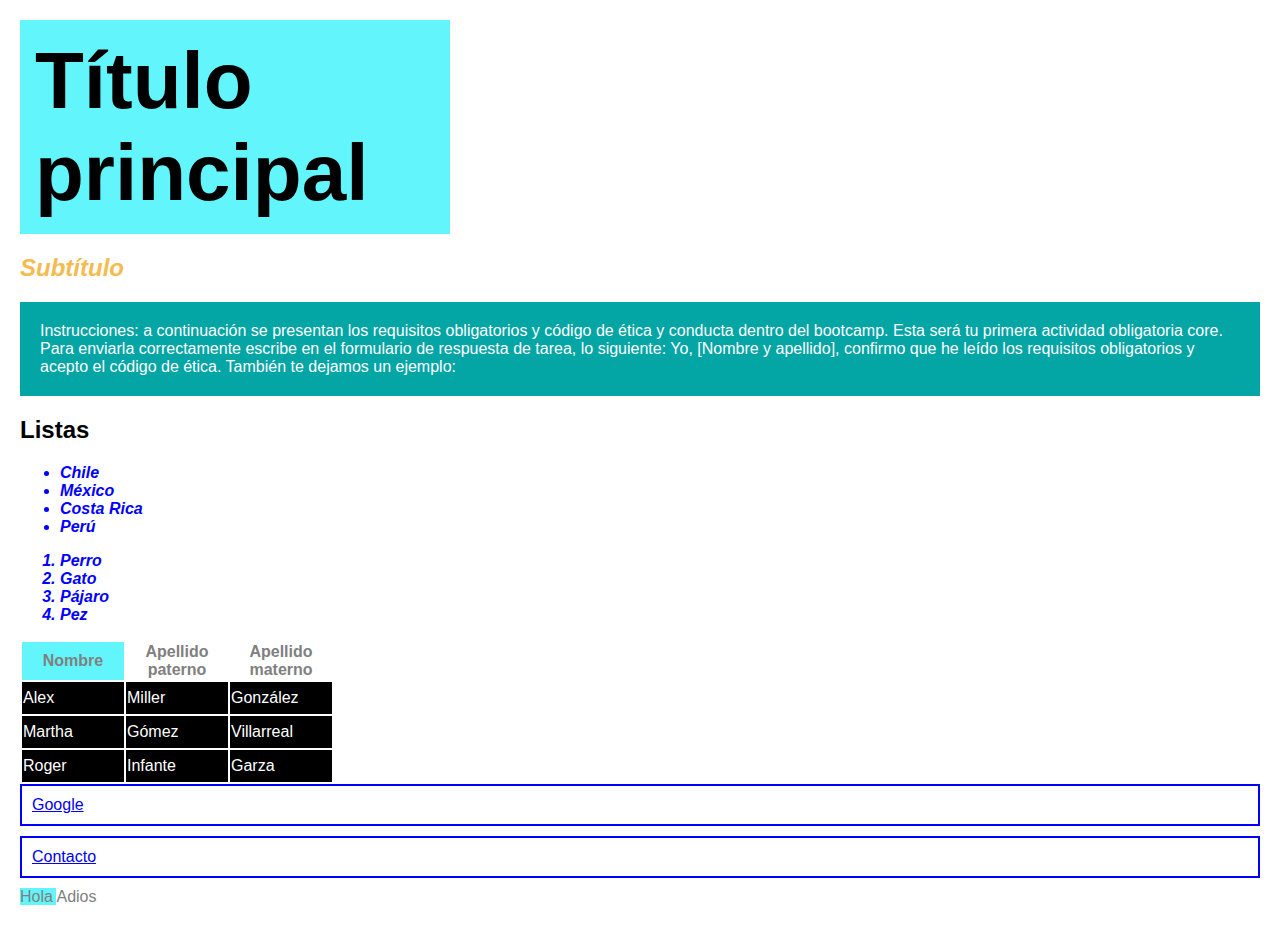
<file: Semana 1/Dia 2/index.html>
<!DOCTYPE html>
<html lang="ES">
    <head>
        <title> Mi primera página web </title>
        <meta charset="UTF-8">
        <link href="./css/estilos.css" rel="stylesheet">
    </head>
    <body>
        <!-- Encabezados h1 - h6 -->
        <h1 class="fondoCeleste extra-grande"> Título principal </h1>
        <h2 id="secundario"> Subtítulo </h2>
        <p class="fondoCeleste">
             Instrucciones:  a continuación se presentan los requisitos 
             obligatorios y código de ética y conducta dentro del bootcamp. 
             Esta será tu primera actividad obligatoria core. Para enviarla 
             correctamente escribe en el formulario de respuesta de tarea, 
             lo siguiente:

             Yo, [Nombre y apellido], confirmo que he leído los requisitos 
             obligatorios y acepto el código de ética. También te dejamos 
             un ejemplo:
        </p>
        <h2> Listas </h2>
        <ul>
            <li> Chile </li>
            <li> México </li>
            <li> Costa Rica </li>
            <li> Perú </li>
        </ul>
        <ol>
            <li> Perro </li>
            <li> Gato </li>
            <li> Pájaro </li>
            <li> Pez </li>
        </ol>
        <table>
            <thead>
                <tr>
                    <th class="fondoCeleste"> Nombre </th>
                    <th> Apellido paterno </th>
                    <th> Apellido materno </th>
                </tr>
            </thead>
            <tbody>
                <tr>
                    <td> Alex </td>
                    <td> Miller </td>
                    <td> González </td>
                </tr>
                <tr>
                    <td> Martha </td>
                    <td> Gómez </td>
                    <td> Villarreal </td>
                </tr>
                <tr>
                    <td> Roger </td>
                    <td> Infante </td>
                    <td> Garza </td>
                </tr>
            </tbody>
        </table>
        <!-- Elementos en bloque -->
        <div>
            <a href="https://www.google.com" target="_blank"> Google </a>
        </div>
        <div>
            <a href="./paginas/contacto.html"> Contacto </a>
        </div>
        <!-- Elementos en linea -->
        <span class="fondoCeleste"> Hola </span> <span> Adios </span>
    </body>
</html>

<!-- 
    <nav> </nav>
    <main> </main>
    <section> </section>
    <header> </header>
    <footer> </footer>
    <article> </article>
-->

<!--
    Elementos en bloque
    <h1>    <form>      <section>
    <p>     <div>       <header>
    <ul>    <table>     <footer>
    <ol>    <nav>       <article>
    <li>    <main>      

    Elementos en línea
    <a>         <select>
    <img>       <textarea>
    <label>     <option>
    <input>
-->
</file>
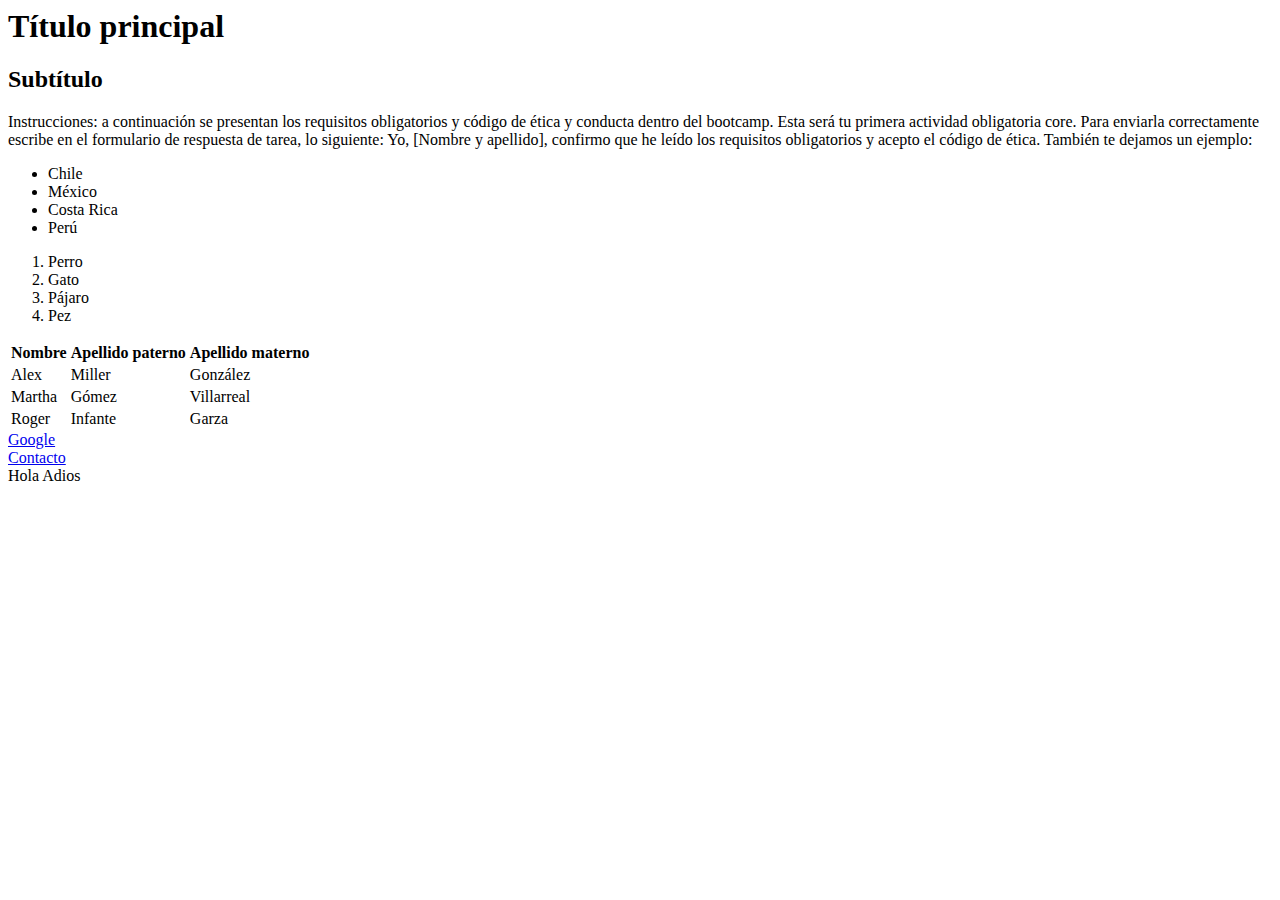
<file: Semana 1/Día 1/index.html>
<html>
    <head>
        <title> Mi primera página web </title>
        <meta charset="UTF-8">
    </head>
    <body>
        <!-- Encabezados h1 - h6 -->
        <h1> Título principal </h1>
        <h2> Subtítulo </h2>
        <p>
             Instrucciones:  a continuación se presentan los requisitos 
             obligatorios y código de ética y conducta dentro del bootcamp. 
             Esta será tu primera actividad obligatoria core. Para enviarla 
             correctamente escribe en el formulario de respuesta de tarea, 
             lo siguiente:

             Yo, [Nombre y apellido], confirmo que he leído los requisitos 
             obligatorios y acepto el código de ética. También te dejamos 
             un ejemplo:
        </p>
        <ul>
            <li> Chile </li>
            <li> México </li>
            <li> Costa Rica </li>
            <li> Perú </li>
        </ul>
        <ol>
            <li> Perro </li>
            <li> Gato </li>
            <li> Pájaro </li>
            <li> Pez </li>
        </ol>
        <table>
            <tr>
                <th> Nombre </th>
                <th> Apellido paterno </th>
                <th> Apellido materno </th>
            </tr>
            <tr>
                <td> Alex </td>
                <td> Miller </td>
                <td> González </td>
            </tr>
            <tr>
                <td> Martha </td>
                <td> Gómez </td>
                <td> Villarreal </td>
            </tr>
            <tr>
                <td> Roger </td>
                <td> Infante </td>
                <td> Garza </td>
            </tr>
        </table>
        <!-- Elementos en bloque -->
        <div>
            <a href="https://www.google.com" target="_blank"> Google </a>
        </div>
        <div>
            <a href="./paginas/contacto.html"> Contacto </a>
        </div>
        <!-- Elementos en linea -->
        <span> Hola </span> <span> Adios </span>
    </body>
</html>
</file>
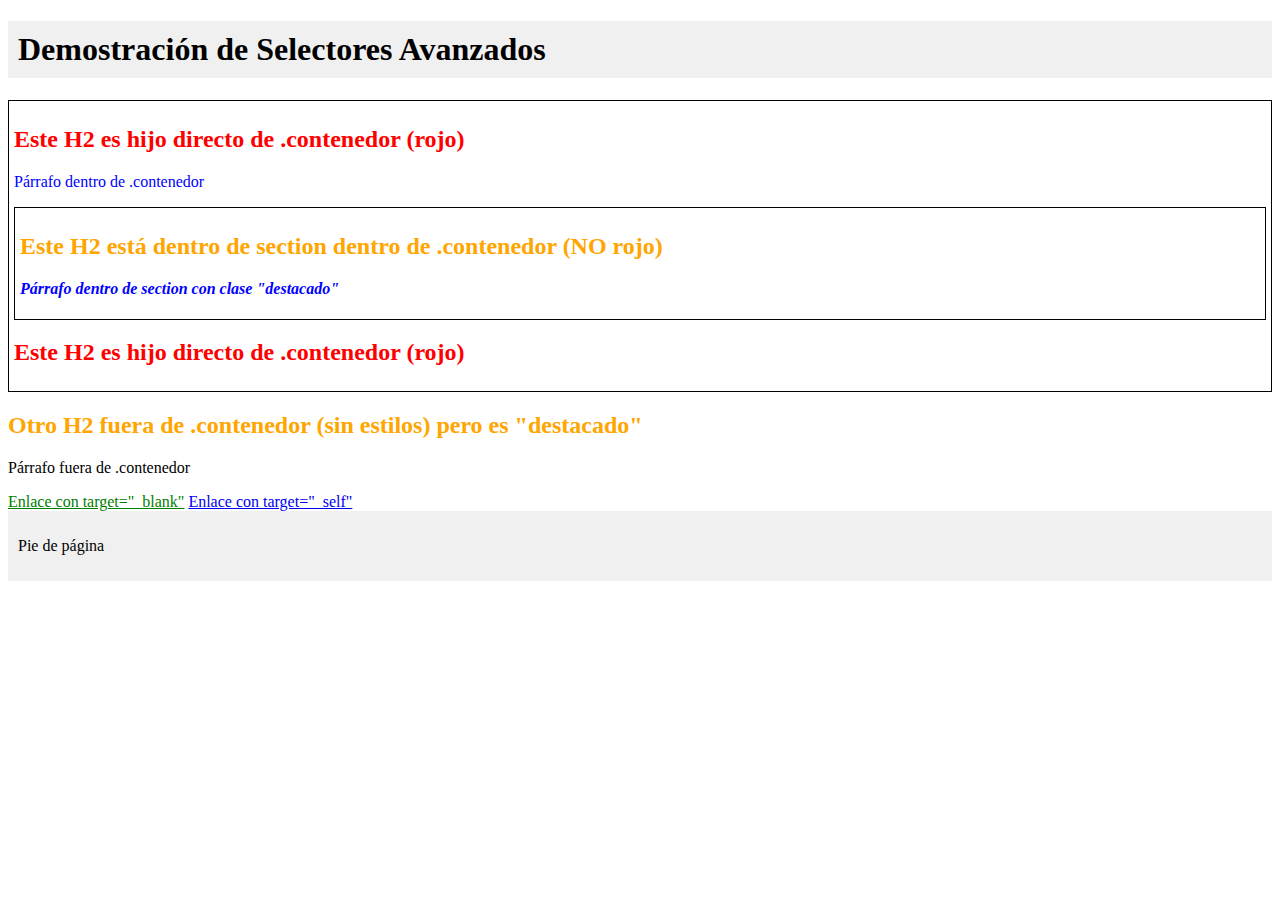
<file: Semana 1/Día 3/index.html>
<!DOCTYPE html>
<html lang="es">
    <head>
        <meta charset="UTF-8" />
        <meta name="viewport" content="width=device-width, initial-scale=1.0"/>
        <title>Selectores Avanzados en CSS</title>
        <link href="./css/estilos.css" rel="stylesheet">
    </head>
    <body>

        <h1 class="especial">Demostración de Selectores Avanzados</h1>

        <div class="contenedor">
            <h2>Este H2 es hijo directo de .contenedor (rojo)</h2>
            <p>Párrafo dentro de .contenedor</p>

            <section>
                <h2>Este H2 está dentro de section dentro de .contenedor (NO rojo)</h2>
                <p class="destacado">Párrafo dentro de section con clase "destacado"</p>
            </section>
            <h2>Este H2 es hijo directo de .contenedor (rojo)</h2>
        </div>

        <div>
            <h2 class="destacado">Otro H2 fuera de .contenedor (sin estilos) pero es "destacado"</h2>
            <p>Párrafo fuera de .contenedor</p>
        </div>

        <a href="https://ejemplo.com" target="_blank">Enlace con target="_blank"</a>
        <a href="https://ejemplo.com" target="_self">Enlace con target="_self"</a>

        <footer class="especial">
            <p>Pie de página</p>
        </footer>

    </body>
</html>
</file>
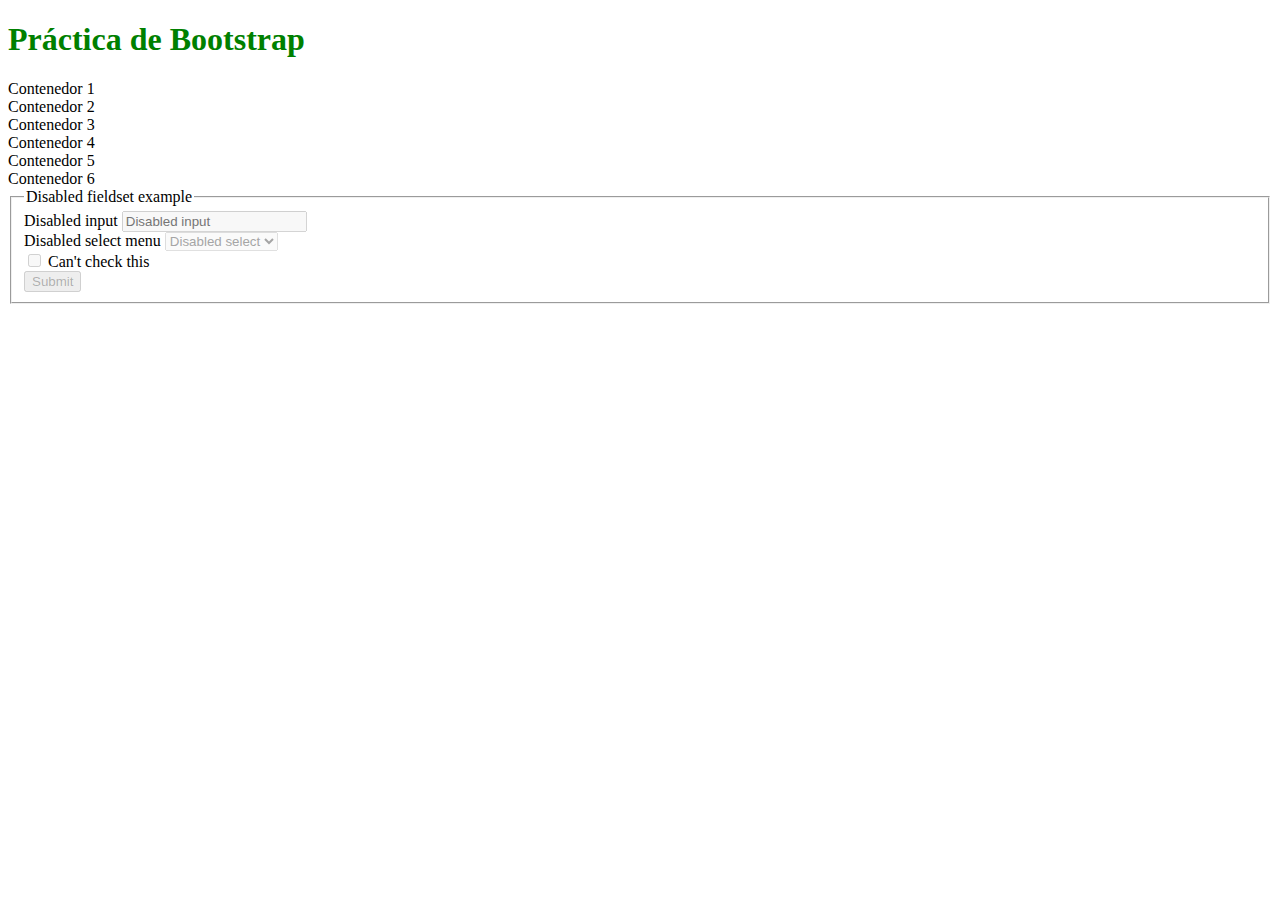
<file: Semana 2/Día 3/index.html>
<!DOCTYPE html>
<html lang="en">
    <head>
        <meta charset="UTF-8">
        <meta name="viewport" content="width=device-width, initial-scale=1.0">
        <title> Práctica de Bootstrap </title>
        <link href="https://cdn.jsdelivr.net/npm/bootstrap@5.3.7/dist/css/bootstrap.min.css" rel="stylesheet" integrity="sha384-LN+7fdVzj6u52u30Kp6M/trliBMCMKTyK833zpbD+pXdCLuTusPj697FH4R/5mcr" crossorigin="anonymous">
        <link href="./css/estilos.css" rel="stylesheet">
    </head>
    <body>
        <div class="container mt-5">
            <div class="row">
                <h1 class="titulo border border-primary border-3 col-12"> Práctica de Bootstrap</h1>
            </div>
            <div class="row">
                <div class="border border-primary col-sm-12 col-md-6 col-lg-4">
                    Contenedor 1
                </div>
                <div class="border border-primary col-sm-12 col-md-6 col-lg-4">
                    Contenedor 2
                </div>
                <div class="border border-primary col-sm-12 col-md-6 col-lg-4">
                    Contenedor 3
                </div>
                <div class="border border-primary col-sm-12 col-md-6 col-lg-4">
                    Contenedor 4
                </div>
                <div class="border border-primary col-sm-12 col-md-6 col-lg-4">
                    Contenedor 5
                </div>
                <div class="border border-primary col-sm-12 col-md-6 col-lg-4">
                    Contenedor 6
                </div>
            </div>
            <div class="row">
                <form class="col-lg-6">
                    <fieldset disabled>
                        <legend>Disabled fieldset example</legend>
                        <div class="mb-3">
                        <label for="disabledTextInput" class="form-label">Disabled input</label>
                        <input type="text" id="disabledTextInput" class="form-control" placeholder="Disabled input">
                        </div>
                        <div class="mb-3">
                        <label for="disabledSelect" class="form-label">Disabled select menu</label>
                        <select id="disabledSelect" class="form-select">
                            <option>Disabled select</option>
                        </select>
                        </div>
                        <div class="mb-3">
                        <div class="form-check">
                            <input class="form-check-input" type="checkbox" id="disabledFieldsetCheck" disabled>
                            <label class="form-check-label" for="disabledFieldsetCheck">
                            Can't check this
                            </label>
                        </div>
                        </div>
                        <button type="submit" class="btn btn-danger">Submit</button>
                    </fieldset>
                    </form>
            </div>
        </div>
        <script src="https://cdn.jsdelivr.net/npm/bootstrap@5.3.7/dist/js/bootstrap.bundle.min.js" integrity="sha384-ndDqU0Gzau9qJ1lfW4pNLlhNTkCfHzAVBReH9diLvGRem5+R9g2FzA8ZGN954O5Q" crossorigin="anonymous"></script>
    </body>
</html>
</file>
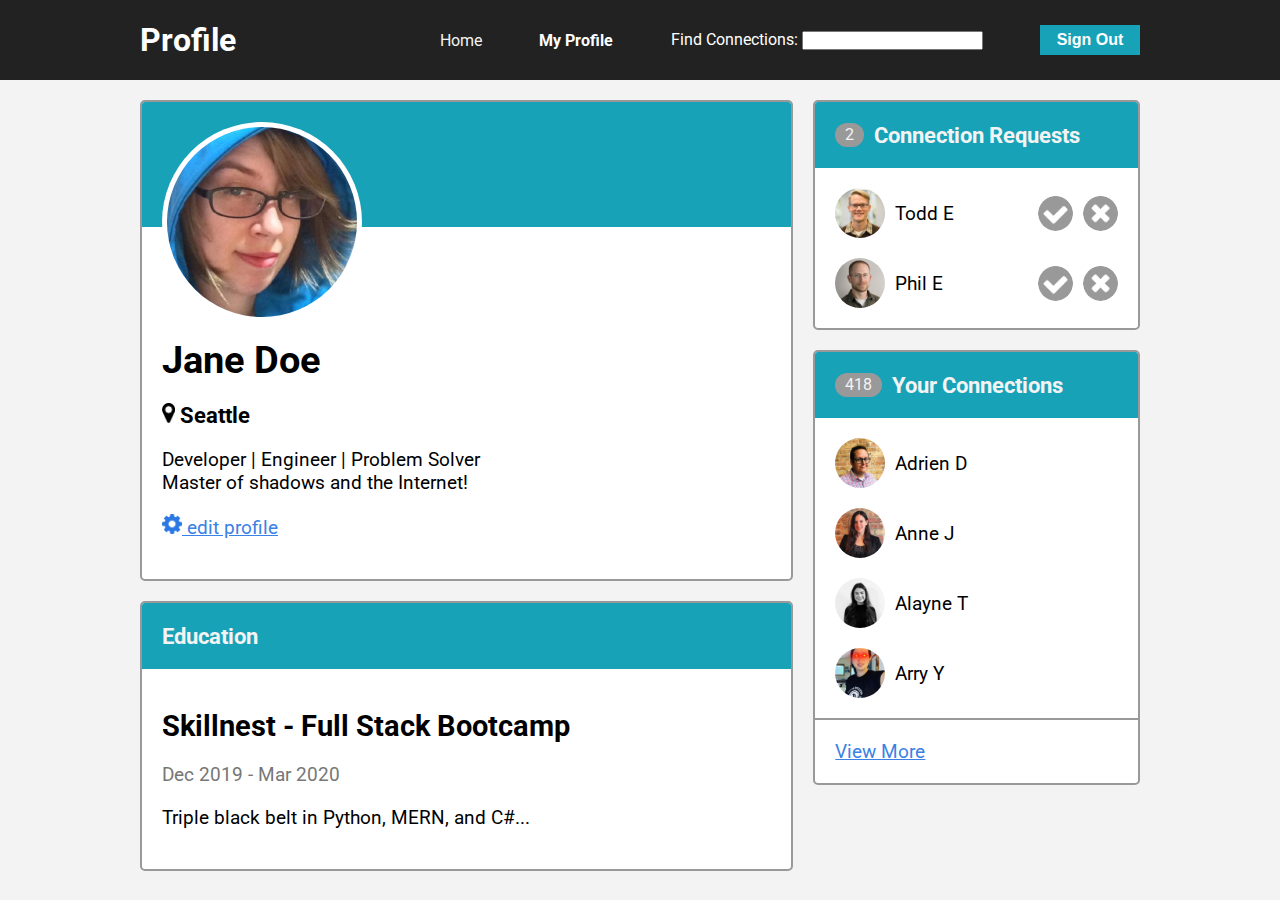
<file: Semana 3/Día 1/index.html>
<!DOCTYPE html>
<html lang="en">
    <head>
        <meta charset="UTF-8">
        <meta name="viewport" content="width=device-width, initial-scale=1.0">
        <title>Profile Page</title>
        <link rel="stylesheet" href="./css/styles.css">
        <link rel="preconnect" href="https://fonts.gstatic.com">
        <link href="https://fonts.googleapis.com/css2?family=Roboto&display=swap" rel="stylesheet">
    </head>
    <body>

        <!-- navbar -->
        <div class="nav">
            <div class="flex-container">
                <h1 class="nav-title">    Profile    </h1>
                <ul class="nav-links">
                    <li><a href="#">Home</a></li>
                    <li><a href="#" class="active">My Profile</a></li>
                    <li>Find Connections: <input id="busqueda" type="text"></li>
                    <li>
                        <button class="btn" >Sign Out</button>
                    </li>
                </ul>
            </div>
        </div>

        <!-- main -->
        <div class="flex-container main">

            <!-- 2/3 width column -->
            <div class="col-2">

                <!-- user info card -->
                <div class="card user-card">
                    <div class="card-header"  >
                        <img src="images/jane-m.jpg" alt="jane" class="avatar-m">
                    </div>
                    <div class="card-body">
                        <h1 class="cardName" id="userName">   Jane Doe   </h1>
                        <h3><img src="icons/map-marker.png" alt="pin" class="icon-s"> Seattle</h3>
                        <p>Developer | Engineer | Problem Solver<br>
                        Master of shadows and the Internet!</p>
                        <p><a href="#"><img src="icons/gear.png" alt="gear" class="icon-s"> edit profile</a></p>
                    </div>
                </div>

                <!-- user education card -->
                <div class="card">
                    <div class="card-header"  >
                        <h3>Education</h3>
                    </div>
                    <div class="card-body">
                        <h2>Skillnest - Full Stack Bootcamp</h2>
                        <p class="dates">Dec 2019 - Mar 2020</p>
                        <p>Triple black belt in Python, MERN, and C#...</p>
                    </div>
                </div>

            </div>

            <!-- 1/3 width column -->
            <div class="col-1">

                <!-- connection requests card -->
                <div class="card">
                    <div class="card-header" >
                        <span id="connectionRequestNumber" class="badge">2</span>
                        <h3>Connection Requests</h3>
                    </div>
                    <ul class="card-list">
                        <li class="card-list-item">
                            <span>
                                <img src="images/todd-s.jpg" alt="todd" class="avatar-s">
                                Todd E
                            </span>
                            <span class="buttons">
                                <img src="icons/accept-circle.png" alt="accept" class="icon">
                                <img src="icons/close-circle.png" alt="close" class="icon cerrar">
                            </span>
                        </li>
                        <li class="card-list-item">
                            <span>
                                <img src="images/phil-s.jpg" alt="phil" class="avatar-s">
                                Phil E
                            </span>
                            <span class="buttons">
                                <img src="icons/accept-circle.png" alt="accept" class="icon">
                                <img src="icons/close-circle.png" alt="close" class="icon cerrar">
                            </span>
                        </li>
                    </ul>
                </div>

                <!-- your connections card -->
                <div class="card">
                    <div class="card-header" >
                        <span id="totalConnections" class="badge">418</span>
                        <h3>Your Connections</h3>
                    </div>
                    <ul class="card-list" id="myConnections">
                        <li class="card-list-item start">
                            <img src="images/adrien-s.jpg" alt="adrien" class="avatar-s">
                            Adrien D
                        </li>
                        <li class="card-list-item start">
                            <img src="images/anne-s.jpg" alt="anne" class="avatar-s">
                            Anne J
                        </li>
                        <li class="card-list-item start">
                            <img src="images/alayne-s.jpg" alt="alayne" class="avatar-s">
                            Alayne T
                        </li>
                        <li class="card-list-item start">
                            <img src="images/arry-s.jpg" alt="arry" class="avatar-s">
                            Arry Y
                        </li>
                    </ul>
                    <div class="card-footer">
                        <a href="#">View More</a>
                    </div>
                </div>

            </div>
        </div>
        <script src="./js/index.js"></script>
    </body>
</html>
</file>
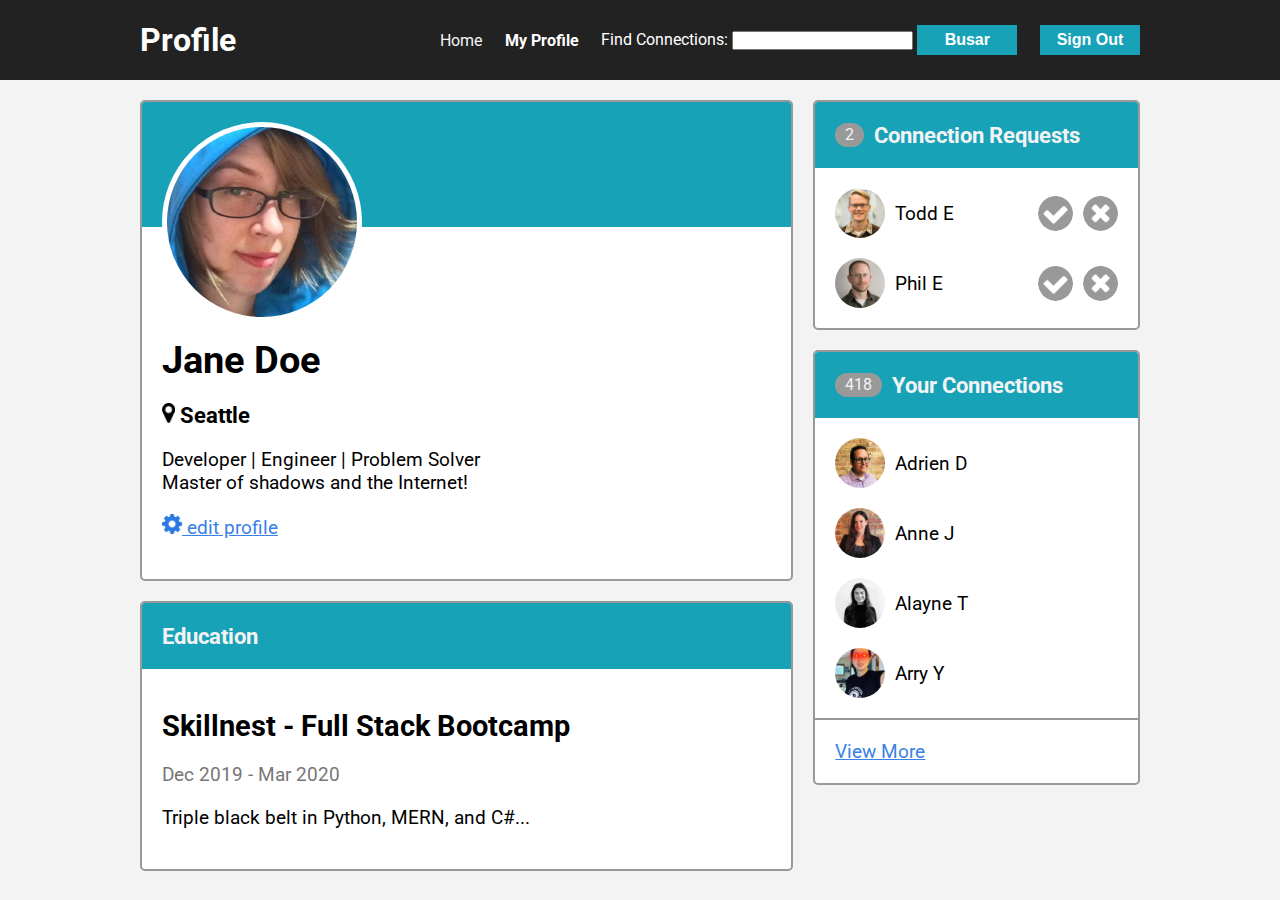
<file: Semana 3/Día 2/index.html>
<!DOCTYPE html>
<html lang="en">
    <head>
        <meta charset="UTF-8">
        <meta name="viewport" content="width=device-width, initial-scale=1.0">
        <title>Profile Page</title>
        <link rel="stylesheet" href="./css/styles.css">
        <link rel="preconnect" href="https://fonts.gstatic.com">
        <link href="https://fonts.googleapis.com/css2?family=Roboto&display=swap" rel="stylesheet">
    </head>
    <body>

        <!-- navbar -->
        <div class="nav">
            <div class="flex-container">
                <h1 class="nav-title">    Profile    </h1>
                <ul class="nav-links">
                    <li><a href="#">Home</a></li>
                    <li><a href="#" class="active">My Profile</a></li>
                    <li>
                        Find Connections: <input id="busqueda" type="text">
                        <button class="btn buscar"> Busar </button>
                    </li>
                    <li>
                        <button class="btn cerrarSesion">Sign Out</button>
                    </li>
                </ul>
            </div>
        </div>

        <!-- main -->
        <div class="flex-container main">

            <!-- 2/3 width column -->
            <div class="col-2">

                <!-- user info card -->
                <div class="card user-card">
                    <div class="card-header"  >
                        <img src="images/jane-m.jpg" alt="jane" class="avatar-m">
                    </div>
                    <div class="card-body">
                        <h1 class="cardName" id="userName">   Jane Doe   </h1>
                        <h3><img src="icons/map-marker.png" alt="pin" class="icon-s"> Seattle</h3>
                        <p>Developer | Engineer | Problem Solver<br>
                        Master of shadows and the Internet!</p>
                        <p><a href="#"><img src="icons/gear.png" alt="gear" class="icon-s"> edit profile</a></p>
                    </div>
                </div>

                <!-- user education card -->
                <div class="card">
                    <div class="card-header"  >
                        <h3>Education</h3>
                    </div>
                    <div class="card-body">
                        <h2>Skillnest - Full Stack Bootcamp</h2>
                        <p class="dates">Dec 2019 - Mar 2020</p>
                        <p>Triple black belt in Python, MERN, and C#...</p>
                    </div>
                </div>

            </div>

            <!-- 1/3 width column -->
            <div class="col-1">

                <!-- connection requests card -->
                <div class="card">
                    <div class="card-header" >
                        <span id="connectionRequestNumber" class="badge">2</span>
                        <h3>Connection Requests</h3>
                    </div>
                    <ul class="card-list">
                        <li class="card-list-item">
                            <span>
                                <img src="images/todd-s.jpg" alt="todd" class="avatar-s">
                                Todd E
                            </span>
                            <span class="buttons">
                                <img src="icons/accept-circle.png" alt="accept" class="icon">
                                <img src="icons/close-circle.png" alt="close" class="icon cerrar">
                            </span>
                        </li>
                        <li class="card-list-item">
                            <span>
                                <img src="images/phil-s.jpg" alt="phil" class="avatar-s">
                                Phil E
                            </span>
                            <span class="buttons">
                                <img src="icons/accept-circle.png" alt="accept" class="icon">
                                <img src="icons/close-circle.png" alt="close" class="icon cerrar">
                            </span>
                        </li>
                    </ul>
                </div>

                <!-- your connections card -->
                <div class="card">
                    <div class="card-header" >
                        <span id="totalConnections" class="badge">418</span>
                        <h3>Your Connections</h3>
                    </div>
                    <ul class="card-list" id="myConnections">
                        <li class="card-list-item start">
                            <img src="images/adrien-s.jpg" alt="adrien" class="avatar-s">
                            Adrien D
                        </li>
                        <li class="card-list-item start">
                            <img src="images/anne-s.jpg" alt="anne" class="avatar-s">
                            Anne J
                        </li>
                        <li class="card-list-item start">
                            <img src="images/alayne-s.jpg" alt="alayne" class="avatar-s">
                            Alayne T
                        </li>
                        <li class="card-list-item start">
                            <img src="images/arry-s.jpg" alt="arry" class="avatar-s">
                            Arry Y
                        </li>
                    </ul>
                    <div class="card-footer">
                        <a href="#">View More</a>
                    </div>
                </div>

            </div>
        </div>
        <script src="./js/index.js"></script>
    </body>
</html>
</file>
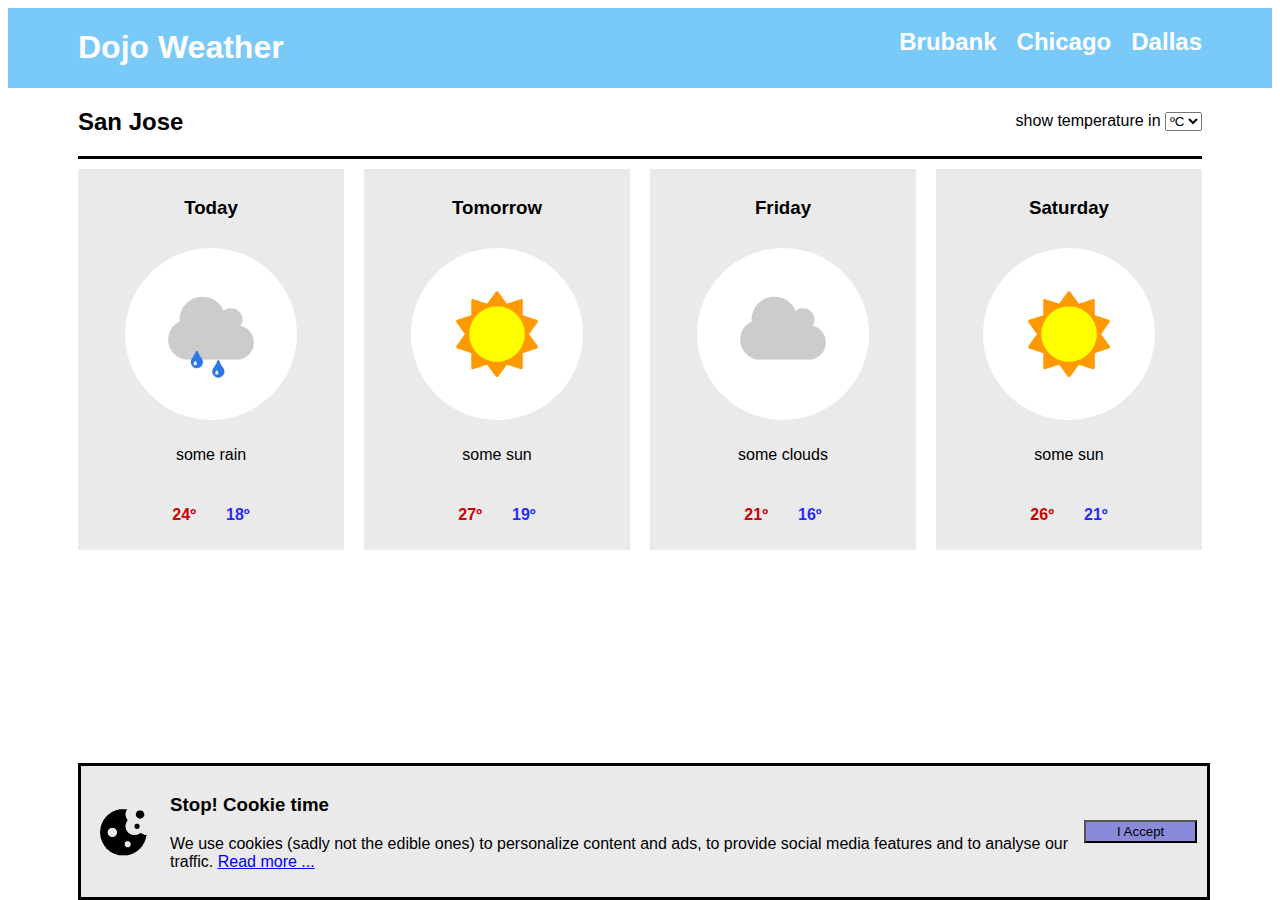
<file: Semana 3/Día 3/index.html>
<!DOCTYPE html>
<html lang="en">
    <head>
        <meta charset="UTF-8">
        <meta name="viewport" content="width=device-width, initial-scale=1.0">
        <title> Weather </title>
        <link href="./css/estilos.css" rel="stylesheet">
    </head>
    <body>
        <nav>
            <h1>Dojo Weather</h1>
            <div class="cities">
                <h2 class="city">Brubank</h2>
                <h2 class="city">Chicago</h2>
                <h2 class="city">Dallas</h2>
            </div>
        </nav>
        <div class="info">
            <h2>San Jose</h2>
            <div>
                <span>show temperature in </span>
                <select id="temperature">
                    <option value="celcius"> ºC </option>
                    <option value="farenheit"> ºF </option>
                </select>
            </div>
        </div>
        <div class="week">
            <div class="day">
                <h3>Today</h3>
                <img class="image" src="./imagenes/some_rain.png" alt="some rain">
                <p>some rain</p>
                <div class="temperatures">
                    <p class="temp-max">
                        <span class="max">24</span>º
                    </p>
                    <p class="temp-min">
                        <span class="min">18</span>º
                    </p>
                </div>
            </div>
            <div class="day">
                <h3>Tomorrow</h3>
                <img class="image" src="./imagenes/some_sun.png" alt="some sun">
                <p>some sun</p>
                <div class="temperatures">
                    <p class="temp-max">
                        <span class="max">27</span>º
                    </p>
                    <p class="temp-min">
                        <span class="min">19</span>º
                    </p>
                </div>
            </div>
            <div class="day">
                <h3>Friday</h3>
                <img class="image" src="./imagenes/some_clouds.png" alt="some clouds">
                <p>some clouds</p>
                <div class="temperatures">
                    <p class="temp-max">
                        <span class="max">21</span>º
                    </p>
                    <p class="temp-min">
                        <span class="min">16</span>º
                    </p>
                </div>
            </div>
            <div class="day">
                <h3>Saturday</h3>
                <img class="image" src="./imagenes/some_sun.png" alt="some sun">
                <p>some sun</p>
                <div class="temperatures">
                    <p class="temp-max">
                        <span class="max">26</span>º
                    </p>
                    <p class="temp-min">
                        <span class="min">21</span>º
                    </p>
                </div>
            </div>
        </div>
        <div class="cookie">
            <img src="./imagenes/cookie.png" alt="cookie">
            <div class="cookie-body">
                <h3> Stop! Cookie time </h3>
                <p>
                    We use cookies (sadly not the edible ones) to personalize
                    content and ads, to provide social media features and to
                    analyse our traffic. <a href="#"> Read more ...</a>
                </p>
            </div>
            <button class="cookie-accept">
                I Accept
            </button>
        </div>
        <script src="./js/index.js"></script>
    </body>
</html>
</file>
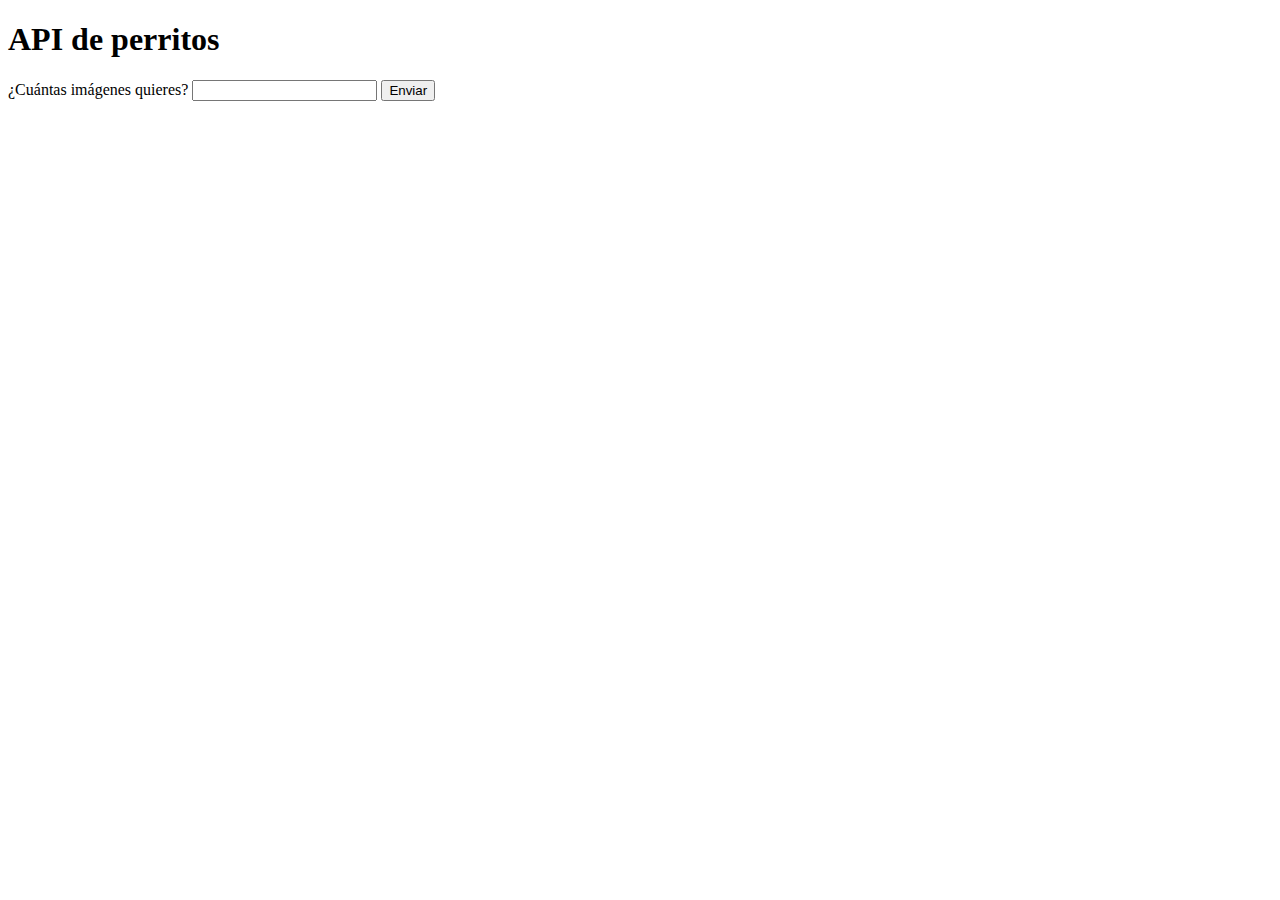
<file: Semana 4/Día 1/index.html>
<!DOCTYPE html>
<html lang="en">
    <head>
        <meta charset="UTF-8">
        <meta name="viewport" content="width=device-width, initial-scale=1.0">
        <title>API's y AJAX</title>
        <link href="./css/estilos.css" rel="stylesheet">
    </head>
    <body>
        <h1> API de perritos </h1>
        <form class="formularioImagenes">
            <label for="numeroDeImagenes"> ¿Cuántas imágenes quieres? </label>
            <input type="number" id="numeroDeImagenes">
            <button>
                Enviar
            </button>
        </form>
        <div class="imagenes"></div>
        <script src="./js/index.js"></script>
    </body>
</html>
</file>
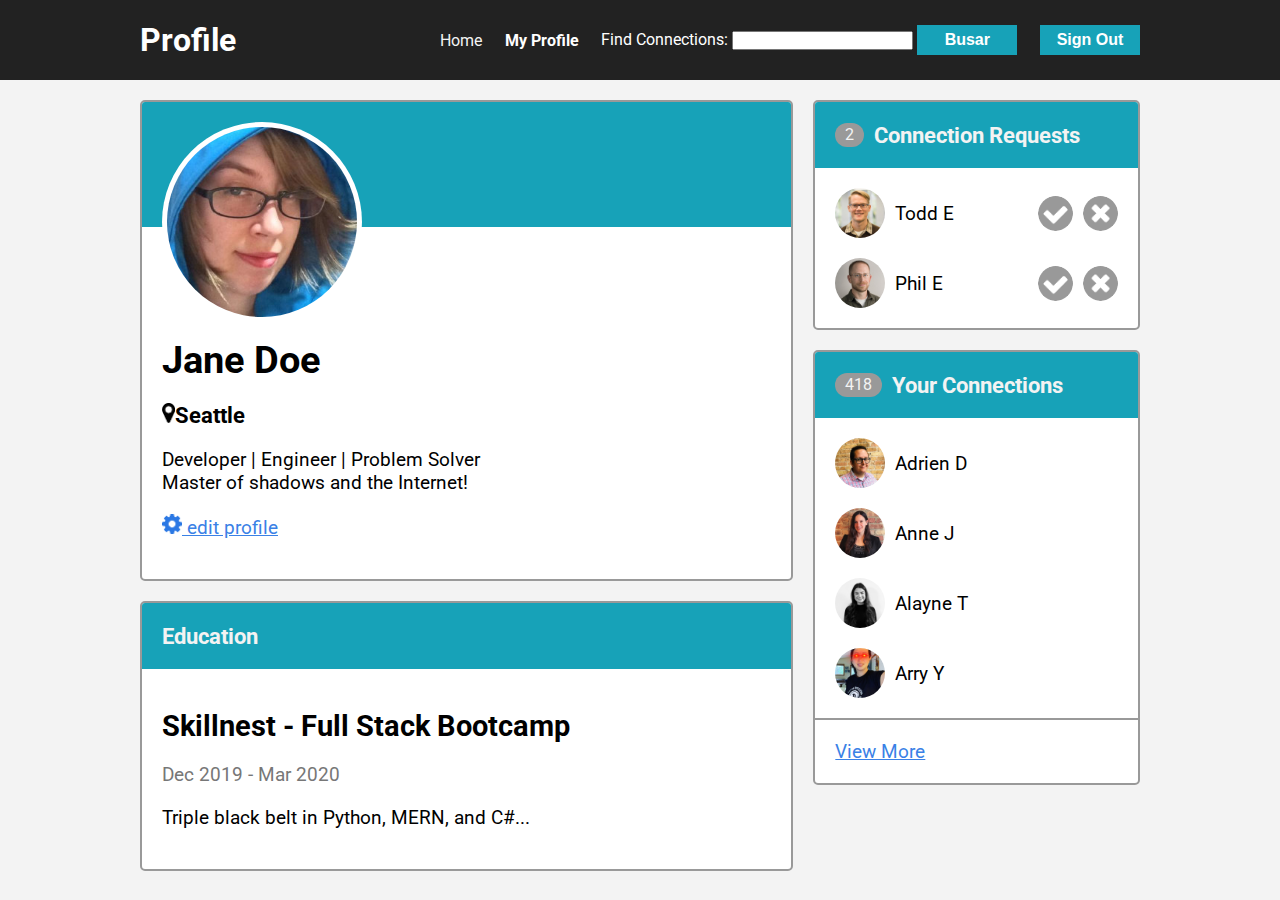
<file: Semana 4/Día 3/index.html>
<!DOCTYPE html>
<html lang="en">
    <head>
        <meta charset="UTF-8">
        <meta name="viewport" content="width=device-width, initial-scale=1.0">
        <title>Profile Page</title>
        <link rel="stylesheet" href="./css/styles.css">
        <link rel="preconnect" href="https://fonts.gstatic.com">
        <link href="https://fonts.googleapis.com/css2?family=Roboto&display=swap" rel="stylesheet">
    </head>
    <body>

        <!-- navbar -->
        <div class="nav">
            <div class="flex-container">
                <h1 class="nav-title">    Profile    </h1>
                <ul class="nav-links">
                    <li><a href="#">Home</a></li>
                    <li><a href="#" class="active">My Profile</a></li>
                    <li>
                        Find Connections: <input id="busqueda" type="text">
                        <button class="btn buscar"> Busar </button>
                    </li>
                    <li>
                        <button class="btn cerrarSesion">Sign Out</button>
                    </li>
                </ul>
            </div>
        </div>

        <!-- main -->
        <div class="flex-container main">

            <!-- 2/3 width column -->
            <div class="col-2">

                <!-- user info card -->
                <div class="card user-card">
                    <div class="card-header"  >
                        <img src="images/jane-m.jpg" alt="jane" class="avatar-m">
                    </div>
                    <div class="card-body">
                        <h1 class="cardName" id="userName">Jane Doe</h1>
                        <h3><img src="icons/map-marker.png" alt="pin" class="icon-s"><span id="city">Seattle</span></h3>
                        <p>Developer | Engineer | Problem Solver<br>
                        Master of shadows and the Internet!</p>
                        <p><a href="#" id="mostrarEditarPerfil"><img src="icons/gear.png" alt="gear" class="icon-s"> edit profile</a></p>
                    </div>
                </div>

                <!-- user education card -->
                <div class="card">
                    <div class="card-header"  >
                        <h3>Education</h3>
                    </div>
                    <div class="card-body">
                        <h2>Skillnest - Full Stack Bootcamp</h2>
                        <p class="dates">Dec 2019 - Mar 2020</p>
                        <p>Triple black belt in Python, MERN, and C#...</p>
                    </div>
                </div>

            </div>

            <!-- 1/3 width column -->
            <div class="col-1">

                <!-- connection requests card -->
                <div class="card">
                    <div class="card-header" >
                        <span id="connectionRequestNumber" class="badge">2</span>
                        <h3>Connection Requests</h3>
                    </div>
                    <ul class="card-list">
                        <li class="card-list-item">
                            <span>
                                <img src="images/todd-s.jpg" alt="todd" class="avatar-s">
                                Todd E
                            </span>
                            <span class="buttons">
                                <img src="icons/accept-circle.png" alt="accept" class="icon">
                                <img src="icons/close-circle.png" alt="close" class="icon cerrar">
                            </span>
                        </li>
                        <li class="card-list-item">
                            <span>
                                <img src="images/phil-s.jpg" alt="phil" class="avatar-s">
                                Phil E
                            </span>
                            <span class="buttons">
                                <img src="icons/accept-circle.png" alt="accept" class="icon">
                                <img src="icons/close-circle.png" alt="close" class="icon cerrar">
                            </span>
                        </li>
                    </ul>
                </div>

                <!-- your connections card -->
                <div class="card">
                    <div class="card-header" >
                        <span id="totalConnections" class="badge">418</span>
                        <h3>Your Connections</h3>
                    </div>
                    <ul class="card-list" id="myConnections">
                        <li class="card-list-item start">
                            <img src="images/adrien-s.jpg" alt="adrien" class="avatar-s">
                            Adrien D
                        </li>
                        <li class="card-list-item start">
                            <img src="images/anne-s.jpg" alt="anne" class="avatar-s">
                            Anne J
                        </li>
                        <li class="card-list-item start">
                            <img src="images/alayne-s.jpg" alt="alayne" class="avatar-s">
                            Alayne T
                        </li>
                        <li class="card-list-item start">
                            <img src="images/arry-s.jpg" alt="arry" class="avatar-s">
                            Arry Y
                        </li>
                    </ul>
                    <div class="card-footer">
                        <a href="#">View More</a>
                    </div>
                </div>

            </div>
        </div>

        <!-- Modal -->
         <div class="contenedorModal oculta">
            <div class="card modal">
                <div class="card-header"  >
                    <h3> Editar Perfil </h3>
                </div>
                <div class="card-body">
                    <form class="editarPerfil">
                        <div>
                            <label for="nombre"> Nombre: </label>
                            <input type="text" id="nombre" >
                        </div>
                        <div>
                            <label for="ciudad"> Ciudad: </label>
                            <input type="text" id="ciudad" >
                        </div>
                        <button class="btn">
                            Actualizar
                        </button>
                    </form>
                </div>
            </div>
        </div>
        <script src="./js/index.js"></script>
    </body>
</html>
</file>
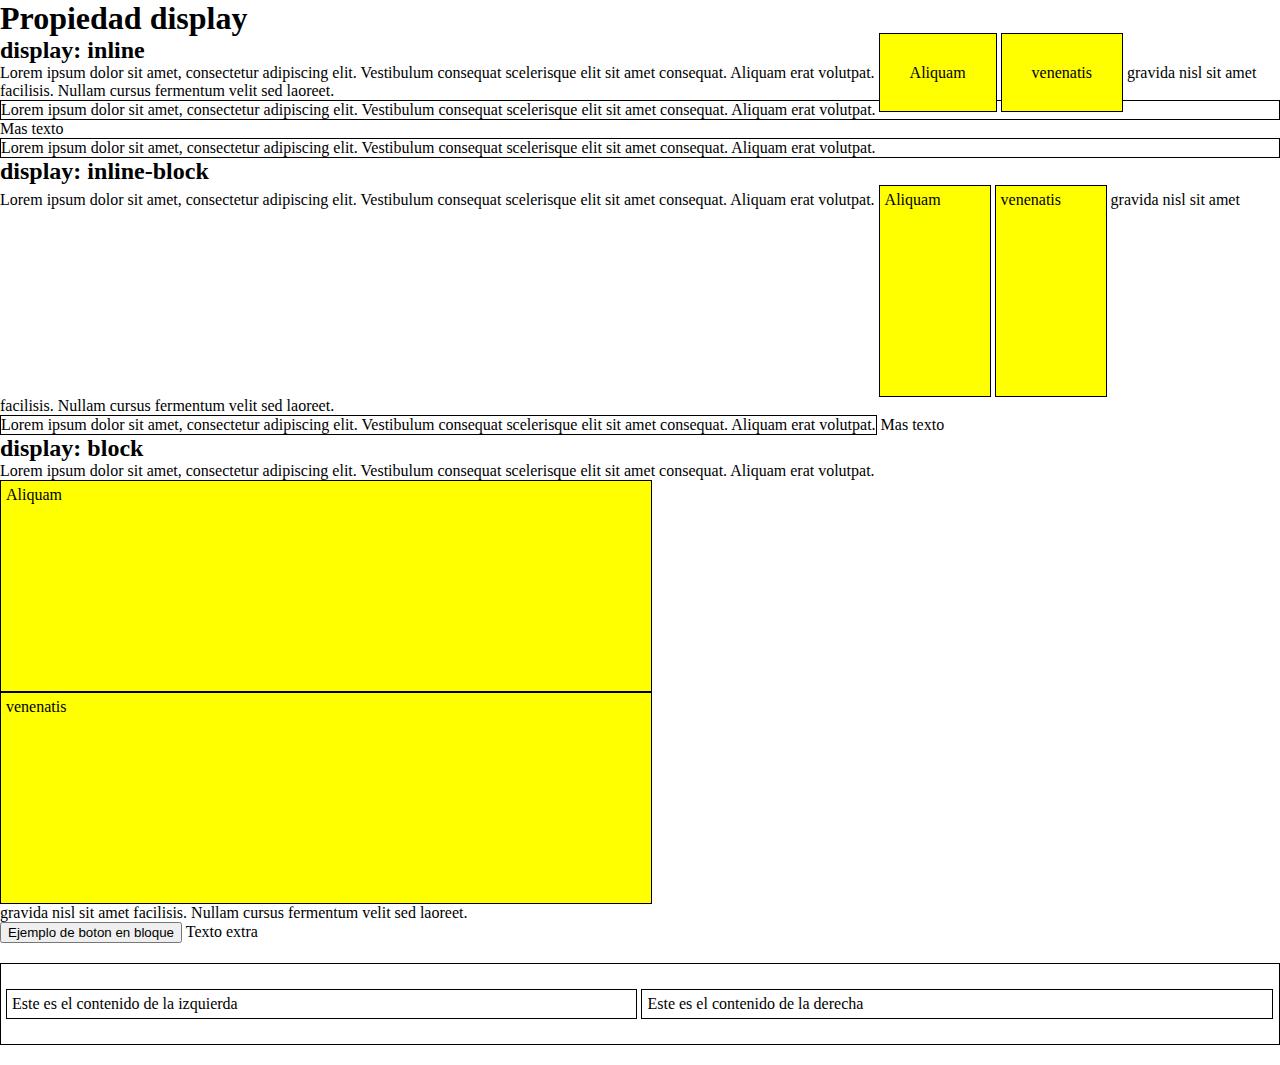
<file: Semana 1/Día 4/Display/index.html>
<!DOCTYPE html>
<html lang="ES">
    <head>
        <meta charset="UTF-8">
        <meta http-equiv="X-UA-Compatible" content="IE=edge">
        <meta name="viewport" content="width=device-width, initial-scale=1.0">
        <link rel="stylesheet" href="./css/styles.css">
        <title> Propiedad de display </title>
    </head>
    <body>
        <h1>
            Propiedad display
        </h1>
        <h2>
            display: inline
        </h2>
        <div>
            Lorem ipsum dolor sit amet, consectetur adipiscing elit. Vestibulum consequat 
            scelerisque elit sit amet consequat. Aliquam erat volutpat. 
            <span class="seccion1">Aliquam</span> <span class="seccion1">venenatis</span> gravida nisl 
            sit amet facilisis. Nullam cursus fermentum velit sed laoreet. 
        </div>
        <div class="especial">
            Lorem ipsum dolor sit amet, consectetur adipiscing elit. Vestibulum consequat 
            scelerisque elit sit amet consequat. Aliquam erat volutpat.
        </div>
        <span>
            Mas texto
        </span>
        <div class="regular">
            Lorem ipsum dolor sit amet, consectetur adipiscing elit. Vestibulum consequat 
            scelerisque elit sit amet consequat. Aliquam erat volutpat.
        </div>
        <h2>
            display: inline-block
        </h2>
        <div>
            Lorem ipsum dolor sit amet, consectetur adipiscing elit. Vestibulum consequat 
            scelerisque elit sit amet consequat. Aliquam erat volutpat. 
            <span class="seccion2">Aliquam</span> <span class="seccion2">venenatis</span> gravida nisl 
            sit amet facilisis. Nullam cursus fermentum velit sed laoreet. 
        </div>
        <div class="mixto">
            Lorem ipsum dolor sit amet, consectetur adipiscing elit. Vestibulum consequat 
            scelerisque elit sit amet consequat. Aliquam erat volutpat.
        </div>
        <span>
            Mas texto
        </span>
        <h2>
            display: block
        </h2>
        <div class="boxExtra">
            Lorem ipsum dolor sit amet, consectetur adipiscing elit. Vestibulum consequat 
            scelerisque elit sit amet consequat. Aliquam erat volutpat. 
            <span class="seccion3">Aliquam</span> <span class="seccion3">venenatis</span> gravida nisl 
            sit amet facilisis. Nullam cursus fermentum velit sed laoreet. 
        </div>
        <button>
            Ejemplo de boton en bloque
        </button>
        <span> Texto extra </span>
        <div class="contenedor">
            <div class="izquierda">
                Este es el contenido de la izquierda
            </div>
            <div class="derecha">
                Este es el contenido de la derecha
            </div>
        </div>

    </body>
</html>
</file>
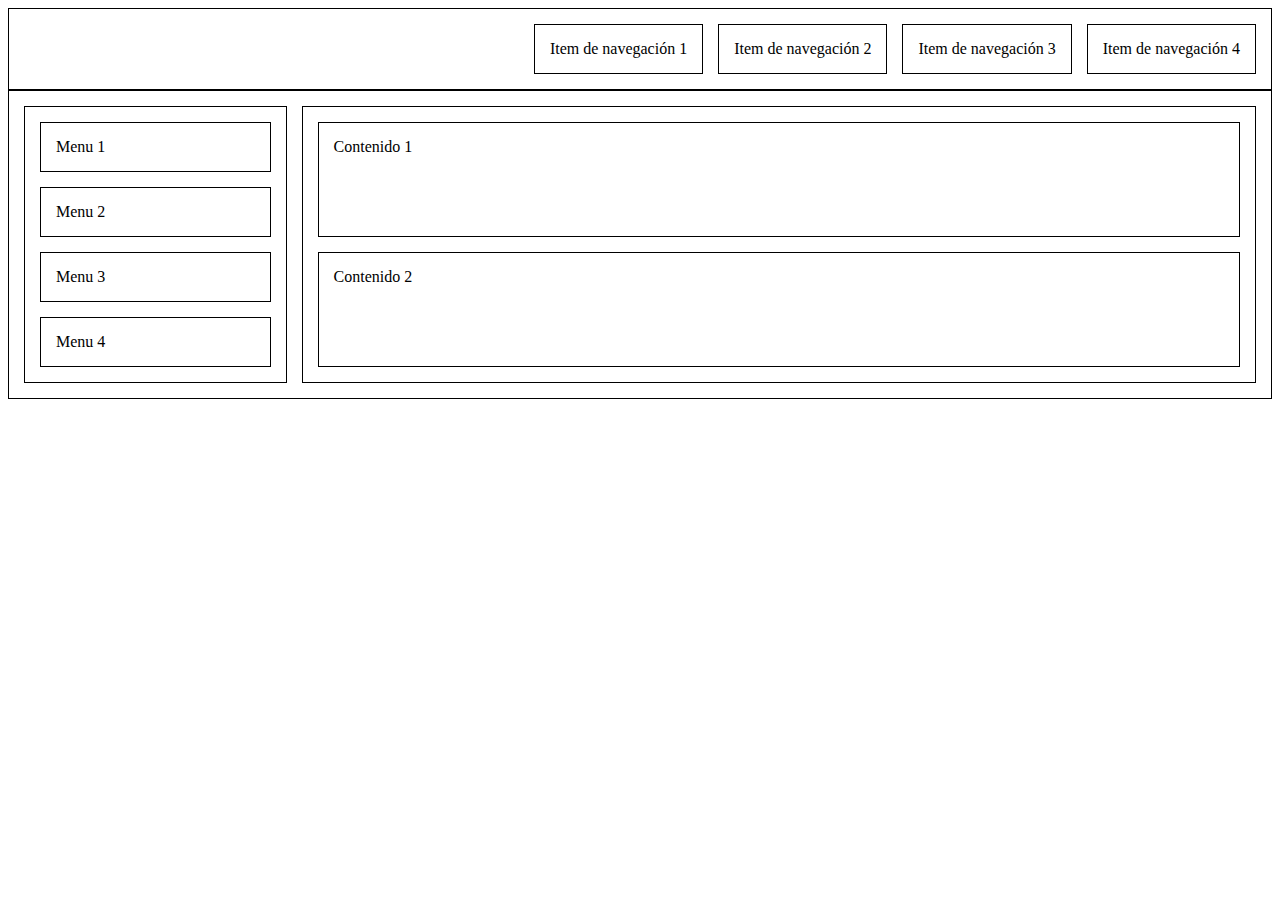
<file: Semana 1/Día 4/Flexbox/index.html>
<!DOCTYPE html>
<html lang="en">
    <head>
        <meta charset="UTF-8">
        <meta name="viewport" content="width=device-width, initial-scale=1.0">
        <title> Flexbox </title>
        <link href="./css/estilos.css" rel="stylesheet">
    </head>
    <body>
        <nav>
            <div class="item-nav">
                Item de navegación 1
            </div>
            <div class="item-nav">
                Item de navegación 2
            </div>
            <div class="item-nav">
                Item de navegación 3
            </div>
            <div class="item-nav">
                Item de navegación 4
            </div>
        </nav>
        <div class="contenedor-principal">
            <section class="izquierda">
                <div class="item-menu">
                    Menu 1
                </div>
                <div class="item-menu">
                    Menu 2
                </div>
                <div class="item-menu">
                    Menu 3
                </div>
                <div class="item-menu">
                    Menu 4
                </div>
            </section>
            <main class="derecha">
                <div class="item-contenido">
                    Contenido 1
                </div>
                <div class="item-contenido">
                    Contenido 2
                </div>
            </main>
        </div>
    </body>
</html>
</file>
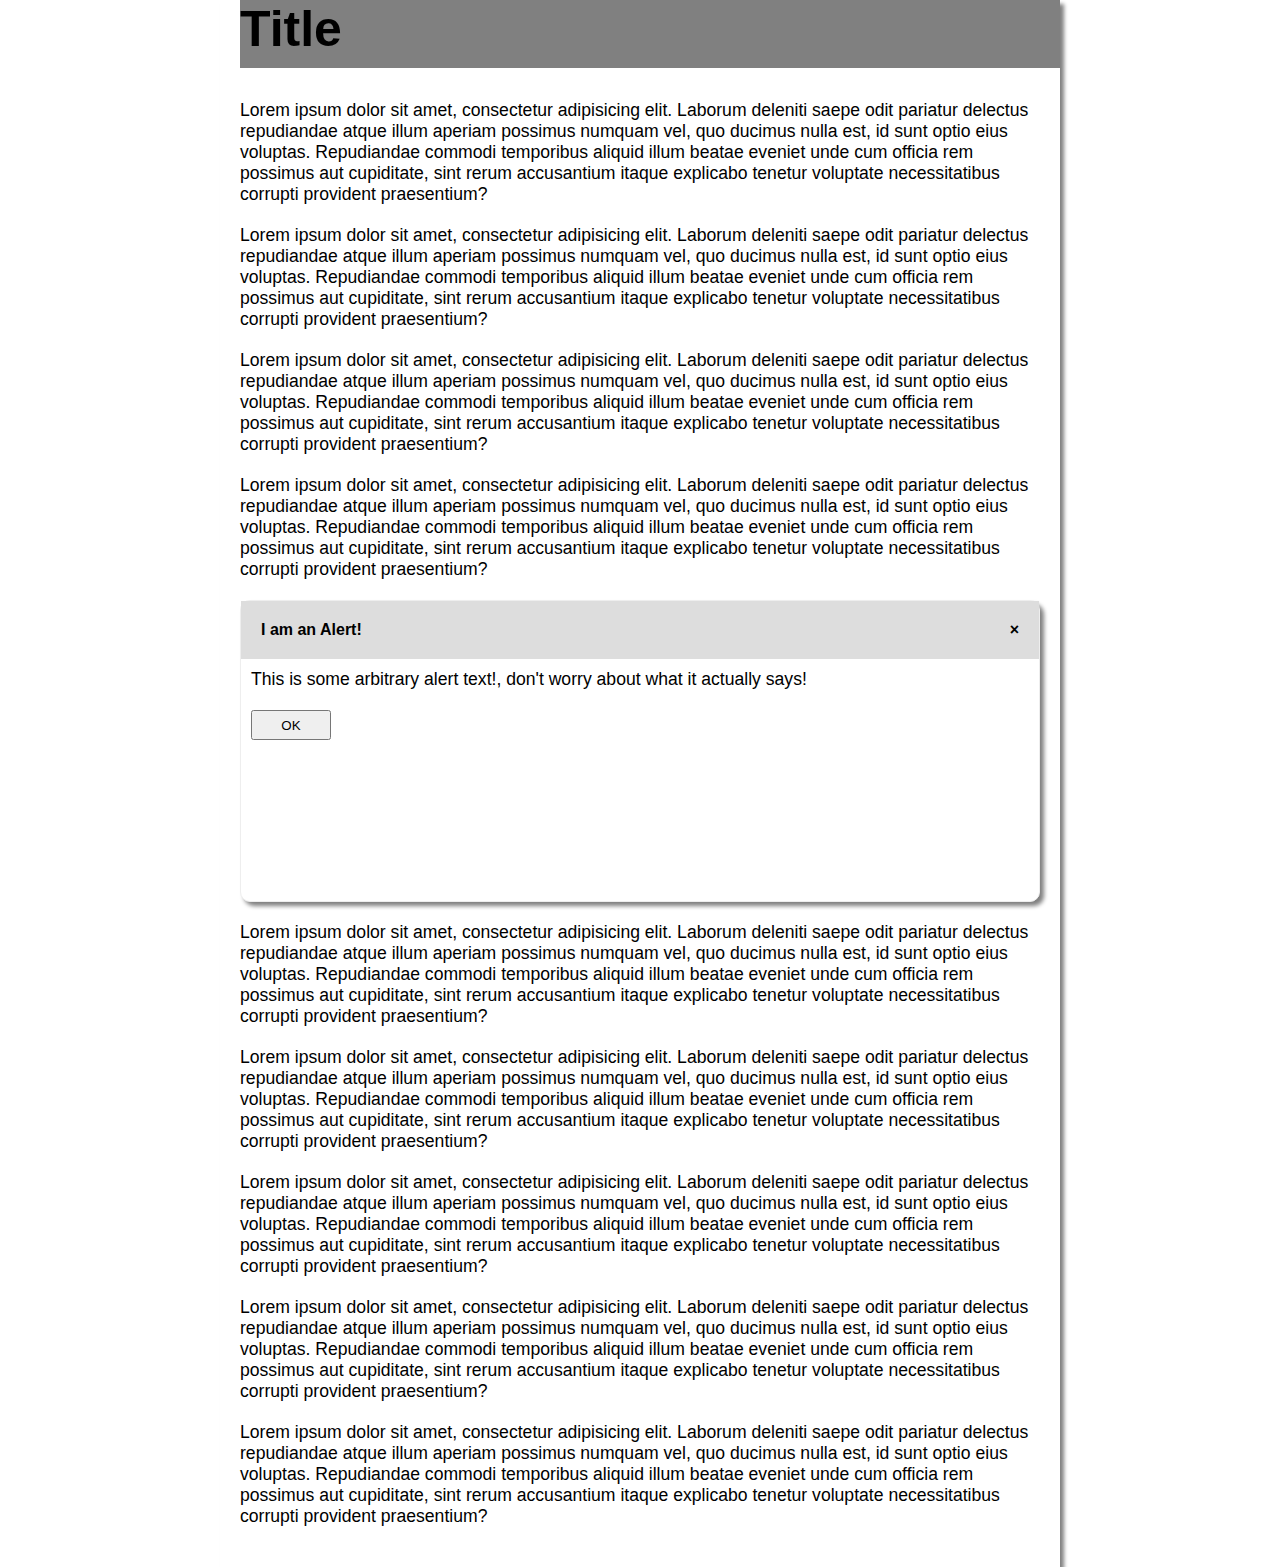
<file: Semana 1/Día 4/Position/index.html>
<!DOCTYPE html>
<html lang="EN">
    <head>
    <meta charset="utf-8">
    <meta name="viewport" content="width=device-width">
    <title>JS Bin</title>
    <link rel="stylesheet" href="./css/styles.css" >
    </head>
    <body>
        <div class="container">
            <h1 class="heading">Title</h1>
            <div class="mainContent">
                <p class="primero">Lorem ipsum dolor sit amet, consectetur adipisicing elit. Laborum deleniti saepe odit pariatur delectus repudiandae atque illum aperiam possimus numquam vel, quo ducimus nulla est, id sunt optio eius voluptas. Repudiandae commodi temporibus aliquid illum beatae eveniet unde cum officia rem possimus aut cupiditate, sint rerum accusantium itaque explicabo tenetur voluptate necessitatibus corrupti provident praesentium?</p>
                <p class="especial">Lorem ipsum dolor sit amet, consectetur adipisicing elit. Laborum deleniti saepe odit pariatur delectus repudiandae atque illum aperiam possimus numquam vel, quo ducimus nulla est, id sunt optio eius voluptas. Repudiandae commodi temporibus aliquid illum beatae eveniet unde cum officia rem possimus aut cupiditate, sint rerum accusantium itaque explicabo tenetur voluptate necessitatibus corrupti provident praesentium?</p>
                <p>Lorem ipsum dolor sit amet, consectetur adipisicing elit. Laborum deleniti saepe odit pariatur delectus repudiandae atque illum aperiam possimus numquam vel, quo ducimus nulla est, id sunt optio eius voluptas. Repudiandae commodi temporibus aliquid illum beatae eveniet unde cum officia rem possimus aut cupiditate, sint rerum accusantium itaque explicabo tenetur voluptate necessitatibus corrupti provident praesentium?</p>
                <p>Lorem ipsum dolor sit amet, consectetur adipisicing elit. Laborum deleniti saepe odit pariatur delectus repudiandae atque illum aperiam possimus numquam vel, quo ducimus nulla est, id sunt optio eius voluptas. Repudiandae commodi temporibus aliquid illum beatae eveniet unde cum officia rem possimus aut cupiditate, sint rerum accusantium itaque explicabo tenetur voluptate necessitatibus corrupti provident praesentium?</p>
                <div class="messageContainer">
                    <div id="message">
                        <div class="header"><span>I am an Alert!</span><span>×</span></div>
                        <p>This is some arbitrary alert text!, don't worry about what it actually says!</p>
                        <button>OK</button>
                    </div>   
                </div>
                <p>Lorem ipsum dolor sit amet, consectetur adipisicing elit. Laborum deleniti saepe odit pariatur delectus repudiandae atque illum aperiam possimus numquam vel, quo ducimus nulla est, id sunt optio eius voluptas. Repudiandae commodi temporibus aliquid illum beatae eveniet unde cum officia rem possimus aut cupiditate, sint rerum accusantium itaque explicabo tenetur voluptate necessitatibus corrupti provident praesentium?</p>
                <p>Lorem ipsum dolor sit amet, consectetur adipisicing elit. Laborum deleniti saepe odit pariatur delectus repudiandae atque illum aperiam possimus numquam vel, quo ducimus nulla est, id sunt optio eius voluptas. Repudiandae commodi temporibus aliquid illum beatae eveniet unde cum officia rem possimus aut cupiditate, sint rerum accusantium itaque explicabo tenetur voluptate necessitatibus corrupti provident praesentium?</p>
                <p>Lorem ipsum dolor sit amet, consectetur adipisicing elit. Laborum deleniti saepe odit pariatur delectus repudiandae atque illum aperiam possimus numquam vel, quo ducimus nulla est, id sunt optio eius voluptas. Repudiandae commodi temporibus aliquid illum beatae eveniet unde cum officia rem possimus aut cupiditate, sint rerum accusantium itaque explicabo tenetur voluptate necessitatibus corrupti provident praesentium?</p>
                <p>Lorem ipsum dolor sit amet, consectetur adipisicing elit. Laborum deleniti saepe odit pariatur delectus repudiandae atque illum aperiam possimus numquam vel, quo ducimus nulla est, id sunt optio eius voluptas. Repudiandae commodi temporibus aliquid illum beatae eveniet unde cum officia rem possimus aut cupiditate, sint rerum accusantium itaque explicabo tenetur voluptate necessitatibus corrupti provident praesentium?</p>
                <p>Lorem ipsum dolor sit amet, consectetur adipisicing elit. Laborum deleniti saepe odit pariatur delectus repudiandae atque illum aperiam possimus numquam vel, quo ducimus nulla est, id sunt optio eius voluptas. Repudiandae commodi temporibus aliquid illum beatae eveniet unde cum officia rem possimus aut cupiditate, sint rerum accusantium itaque explicabo tenetur voluptate necessitatibus corrupti provident praesentium?</p> 
            </div>
        </div>
    </body>
</html>
</file>
<file: Semana 1/Dia 2/css/estilos.css>
/*
* {
    text-align: center;
}
*/

body{
    color: gray;
    font-family: 'Segoe UI', Tahoma, Geneva, Verdana, sans-serif;
    margin: 0px;
    padding: 20px;
}

li {
    color: blue;
    font-weight: bold;
}

td {
    background-color: black;
    color: white;
    height: 30px;
    width: 100px;
}

#secundario{
    color: rgb(246, 187, 80);
    font-style: italic;
}

.extra-grande{
    font-size: 80px;
    background-color: green;
}

.fondoCeleste{
    background-color: #62F5FC;
}

h1{
    background-color: black;
    padding: 15px;
    margin: 0px;
    width: 400px;
}

form{
    margin-top: 15px;
    /*
    margin: 10px 20px;              10px top/bottom 20px left/right
    margin: 10px 20px 30px 40px;    top - right - bottom - left
    */
}

div{
    margin-bottom: 10px;
    padding: 10px;
    /*
    border-width: 2px;
    border-style: solid;
    border-color: blue;
    */
    border: 2px double blue;
}

div > input{
    width: 300px;
}

label{
    margin-right: 20px;
}

body li{
    font-style: italic;
}

p[class="fondoCeleste"] {
    padding: 20px;
}

p.fondoCeleste{
    background-color: rgb(3, 165, 165);
    color: white;
}

h1, h2{
    color: black;
}

/*
    id > class > nombre
*/
</file>
<file: Semana 1/Día 3/css/estilos.css>
.contenedor, section{
    border: 1px solid black;
    padding: 5px;
}

/* Selector descendiente */
.contenedor p{
    color: blue;
}

/* Selector hijo directo */
.contenedor > h2 {
    color: red;
}

/* Selectores específicos */
p.destacado {
   font-weight: bold;
   font-style: italic; 
}

/* Selector por atributo */
a[target="_blank"]{
    text-decoration: underline;
    color: green;
}

/* Selector múltiple */
h1, footer{
    background-color: #f0f0f0;
    padding: 10px;
}

h2{
    color: orange;
}
</file>
<file: Semana 2/Día 3/css/estilos.css>
.titulo{
    color: green;
}
</file>
<file: Semana 3/Día 3/css/estilos.css>
body{
    font-family: 'Segoe UI', Tahoma, Geneva, Verdana, sans-serif;
}

nav{
    display: flex;
    color: white;
    background-color: rgb(121, 202, 249);
    justify-content: space-between;
    padding: 0 70px;
}

.cities{
    display: flex;
    gap: 20px;
}

.city, .cookie-accept{
    cursor: pointer;
}

.info{
    display: flex;
    justify-content: space-between;
    margin: 0 70px;
    align-items: center;
    border-bottom: 3px solid black;;
}

.week{
    display: flex;
    margin: 0 70px;
    gap: 20px;
    padding-top: 10px;
}

.day{
    background-color: rgb(234, 234, 234);
    padding: 10px;
    flex: 1;
    display: flex;
    flex-direction: column;
    align-items: center;
    gap: 10px;
}

.image{
    border-radius: 50%;
    width: 70%;
}

.temperatures{
    display: flex;
    justify-content: space-between;
    gap: 30px;
}

.temp-max{
    color: rgb(202, 1, 1);
    font-weight: bold;
}

.temp-min{
    color: rgb(42, 42, 251);
    font-weight: bold;
}

.cookie{
    display: flex;
    padding: 10px;
    gap: 15px;
    background-color: rgb(234, 234, 234);
    border: 3px solid black;
    align-items: center;
    margin: 0 70px;
    position: fixed;
    bottom: 0;
}

.cookie-accept{
    width: 130px;
    background-color: rgb(138, 138, 218);
    padding: 2px;
}
</file>
<file: Semana 4/Día 1/css/estilos.css>
.imagenPerrito{
    width: 200px;
}
</file>
<file: Semana 1/Día 4/Display/css/styles.css>
*{
    margin: 0;
}

.seccion1{
    background-color: yellow;
    border: 1px solid black;
    padding: 30px;
    height: 200px;
    display: inline;
}

.especial{
    border: 1px solid black;
}

.regular{
    border: 1px solid black;
}

.seccion2{
    background-color: yellow;
    border: 1px solid black;
    padding: 5px;
    width: 100px;
    height: 200px;
    display: inline-block;
}

.mixto{
    border: 1px solid black;
    display: inline-block;
}

.seccion3{
    background-color: yellow;
    border: 1px solid black;
    padding: 5px;
    width: 50%;
    height: 200px;
    display: block;
}

.contenedor, .izquierda, .derecha{
    border: 1px solid black;
    padding: 5px;
    margin: 20px 0px;
}

.izquierda, .derecha{
    display: inline-block;
    width: 49.8%;
    box-sizing: border-box;
}
</file>
<file: Semana 1/Día 4/Flexbox/css/estilos.css>
nav, div, main, section, span{
    border: 1px solid black;
    padding: 15px;
}

nav{
    display: flex;
    flex-direction: row;
    justify-content: flex-end;
    gap: 15px;
}

.contenedor-principal{
    display: flex;
    flex-direction: row;
    gap: 15px;
}

.izquierda{
    flex: 1;
    display: flex;
    flex-direction: column;
    gap: 15px;
}

.derecha{
    flex: 4;
    display: flex;
    flex-direction: column;
    gap: 15px;
}

.item-contenido{
    flex: 1;
}
</file>
<file: Semana 1/Día 4/Position/css/styles.css>
* {
    margin: 0;
    padding: 0;
    font-family: sans-serif;
  }
  .container {
    width: 800px;
    margin: 0 auto;
    padding: 20px;
    box-shadow: 4px 4px 4px grey;
  }

  h1 {
    font-size: 50px;
    padding-bottom: 10px;
    margin-bottom: 20px;
    width: 820px;
    background-color: gray;

  }
  p {
    margin: 20px 0;
    font-size: 1.1rem;
  }


  #message {
    width: inherit;
    border: 1px solid #eee;
    border-radius: 10px;
    background-color: #fff;
    box-shadow: 4px 4px 4px grey;
  }

  #message * {
    margin: 10px;
  }
  
  #message .header {
    margin: 0px;
    background-color: #ddd;
    padding: 10px;
    font-weight: 900;
    display: flex;
    justify-content: space-between;
  }
  #message button {
    height: 30px;
    width: 80px;
  }


/* Styles for position */
.heading{
  position: fixed;
  z-index: 2;
  top: 0px;
}

.mainContent{
  margin-top: 80px;
}

#message{
  position: relative;
  height: 300px;
  z-index: 1;
}

.send{
  position: absolute;
  bottom: 0px;
  right: 0px;
}
</file>
<file: Semana 3/Día 1/css/styles.css>
/* CSS Reset */

* {
    margin: 0;
    padding: 0;
}

/* styles to apply to body */

body {
    background-color: #f3f3f3;
    font-family: 'Roboto', sans-serif;
}

.flex-container {
    width: 1000px;
    margin: 0 auto;
}

.flex-container, .nav-links, .nav {
    display: flex;
    justify-content: space-between;
    align-items: center;
}

.nav {
    height: 80px;
    background-color: #222;
    color: #fff;
    margin-bottom: 20px;
}

.nav-links {
    width: 70%;
    list-style-type: none;
    align-items: center;
}

.nav-links a {
    color: #f3f3f3;
    text-decoration: none;
}

.nav-links a.active {
    color: #fff;
    font-weight: bold;
}

.btn {
    height: 30px;
    width: 100px;
    color: #fff;
    background-color: #17a2b8;
    border: none;
    font-size: 1rem;
    font-weight: bold;
}

.flex-container.main {
    align-items: flex-start;
}

.col-2 {
    flex: 2;
    margin-right: 20px;
}

.col-1 {
    flex: 1;
}

.card {
    background-color: #fff;
    border: 2px solid #999;
    margin-bottom: 20px;
    border-radius: 5px;
    font-size: 1.2rem;
    overflow: hidden;
}


.card-header {
    padding: 20px;
    background-color: #222;
    color: #f3f3f3;
    display: flex;
    align-items: center;
    background-color: #17a2b8;
}

.card-body {
    padding: 20px;
}

.card-body h1, 
.card-body h2,
.card-body h3,
.card-body p {
    margin: 20px 0px;
}

.user-card .card-header {
    height: 85px;
    margin-bottom: 70px;
    display: block;
}

.card-footer {
    border-top: 2px solid #999;
    display: flex;
    align-items: center;
    padding: 20px;
}

.avatar-m {
    border-radius: 50%;
    background-color: #fff;
    height: 190px;
    padding: 5px;
}

.icon-s {
    height: 20px;
}

a {
    color: #3a81e6;
}

.dates {
    color: #777;
}

.card-list {
    padding: 0 20px;
    padding-top: 20px;
    list-style-type: none;
}

.card-list-item, 
.card-list-item > * {
    display: flex;
    align-items: center;
}

.card-list-item {
    margin-bottom: 20px;
    justify-content: space-between;
}

.card-list-item.start {
    justify-content: flex-start;
}

.avatar-s, .icon {
    height: 50px;
    border-radius: 50%;
    margin-right: 10px;
}

.icon {
    height: 35px;
}

.icon, .btn {
    cursor: pointer;
}

.icon:last-child {
    margin-right: 0;
}

.badge {
    font-size: 1rem;
    height: 24px;
    line-height: 24px;
    padding: 0 10px;
    background-color: #999;
    border-radius: 12px;
    margin-right: 10px;
}

.extra {
    background-color: blue;
}
</file>
<file: Semana 3/Día 2/css/styles.css>
/* CSS Reset */

* {
    margin: 0;
    padding: 0;
}

/* styles to apply to body */

body {
    background-color: #f3f3f3;
    font-family: 'Roboto', sans-serif;
}

.flex-container {
    width: 1000px;
    margin: 0 auto;
}

.flex-container, .nav-links, .nav {
    display: flex;
    justify-content: space-between;
    align-items: center;
}

.nav {
    height: 80px;
    background-color: #222;
    color: #fff;
    margin-bottom: 20px;
}

.nav-links {
    width: 70%;
    list-style-type: none;
    align-items: center;
}

.nav-links a {
    color: #f3f3f3;
    text-decoration: none;
}

.nav-links a.active {
    color: #fff;
    font-weight: bold;
}

.btn {
    height: 30px;
    width: 100px;
    color: #fff;
    background-color: #17a2b8;
    border: none;
    font-size: 1rem;
    font-weight: bold;
}

.flex-container.main {
    align-items: flex-start;
}

.col-2 {
    flex: 2;
    margin-right: 20px;
}

.col-1 {
    flex: 1;
}

.card {
    background-color: #fff;
    border: 2px solid #999;
    margin-bottom: 20px;
    border-radius: 5px;
    font-size: 1.2rem;
    overflow: hidden;
}


.card-header {
    padding: 20px;
    background-color: #222;
    color: #f3f3f3;
    display: flex;
    align-items: center;
    background-color: #17a2b8;
}

.card-body {
    padding: 20px;
}

.card-body h1, 
.card-body h2,
.card-body h3,
.card-body p {
    margin: 20px 0px;
}

.user-card .card-header {
    height: 85px;
    margin-bottom: 70px;
    display: block;
}

.card-footer {
    border-top: 2px solid #999;
    display: flex;
    align-items: center;
    padding: 20px;
}

.avatar-m {
    border-radius: 50%;
    background-color: #fff;
    height: 190px;
    padding: 5px;
}

.icon-s {
    height: 20px;
}

a {
    color: #3a81e6;
}

.dates {
    color: #777;
}

.card-list {
    padding: 0 20px;
    padding-top: 20px;
    list-style-type: none;
}

.card-list-item, 
.card-list-item > * {
    display: flex;
    align-items: center;
}

.card-list-item {
    margin-bottom: 20px;
    justify-content: space-between;
}

.card-list-item.start {
    justify-content: flex-start;
}

.avatar-s, .icon {
    height: 50px;
    border-radius: 50%;
    margin-right: 10px;
}

.icon {
    height: 35px;
}

.icon, .btn {
    cursor: pointer;
}

.icon:last-child {
    margin-right: 0;
}

.badge {
    font-size: 1rem;
    height: 24px;
    line-height: 24px;
    padding: 0 10px;
    background-color: #999;
    border-radius: 12px;
    margin-right: 10px;
}

.extra {
    background-color: blue;
}
</file>
<file: Semana 4/Día 3/css/styles.css>
/* CSS Reset */

* {
    margin: 0;
    padding: 0;
}

/* styles to apply to body */

body {
    background-color: #f3f3f3;
    font-family: 'Roboto', sans-serif;
}

.flex-container {
    width: 1000px;
    margin: 0 auto;
}

.flex-container, .nav-links, .nav {
    display: flex;
    justify-content: space-between;
    align-items: center;
}

.nav {
    height: 80px;
    background-color: #222;
    color: #fff;
    margin-bottom: 20px;
}

.nav-links {
    width: 70%;
    list-style-type: none;
    align-items: center;
}

.nav-links a {
    color: #f3f3f3;
    text-decoration: none;
}

.nav-links a.active {
    color: #fff;
    font-weight: bold;
}

.btn {
    height: 30px;
    width: 100px;
    color: #fff;
    background-color: #17a2b8;
    border: none;
    font-size: 1rem;
    font-weight: bold;
}

.flex-container.main {
    align-items: flex-start;
}

.col-2 {
    flex: 2;
    margin-right: 20px;
}

.col-1 {
    flex: 1;
}

.card {
    background-color: #fff;
    border: 2px solid #999;
    margin-bottom: 20px;
    border-radius: 5px;
    font-size: 1.2rem;
    overflow: hidden;
}


.card-header {
    padding: 20px;
    background-color: #222;
    color: #f3f3f3;
    display: flex;
    align-items: center;
    background-color: #17a2b8;
}

.card-body {
    padding: 20px;
}

.card-body h1, 
.card-body h2,
.card-body h3,
.card-body p {
    margin: 20px 0px;
}

.user-card .card-header {
    height: 85px;
    margin-bottom: 70px;
    display: block;
}

.card-footer {
    border-top: 2px solid #999;
    display: flex;
    align-items: center;
    padding: 20px;
}

.avatar-m {
    border-radius: 50%;
    background-color: #fff;
    height: 190px;
    padding: 5px;
}

.icon-s {
    height: 20px;
}

a {
    color: #3a81e6;
}

.dates {
    color: #777;
}

.card-list {
    padding: 0 20px;
    padding-top: 20px;
    list-style-type: none;
}

.card-list-item, 
.card-list-item > * {
    display: flex;
    align-items: center;
}

.card-list-item {
    margin-bottom: 20px;
    justify-content: space-between;
}

.card-list-item.start {
    justify-content: flex-start;
}

.avatar-s, .icon {
    height: 50px;
    border-radius: 50%;
    margin-right: 10px;
}

.icon {
    height: 35px;
}

.icon, .btn {
    cursor: pointer;
}

.icon:last-child {
    margin-right: 0;
}

.badge {
    font-size: 1rem;
    height: 24px;
    line-height: 24px;
    padding: 0 10px;
    background-color: #999;
    border-radius: 12px;
    margin-right: 10px;
}

.extra {
    background-color: blue;
}

/* Modal */
.modal{
    width: 400px;
    position: fixed;
    top: 40%;
}

.contenedorModal{
    display: flex;
    justify-content: center;
}

.oculta{
    display: none;
}

/* Deshabilitar el resto de la pantalla */
/* El overlay que bloquea el fondo */
.overlay {
    opacity: 0.3;
}
</file>
